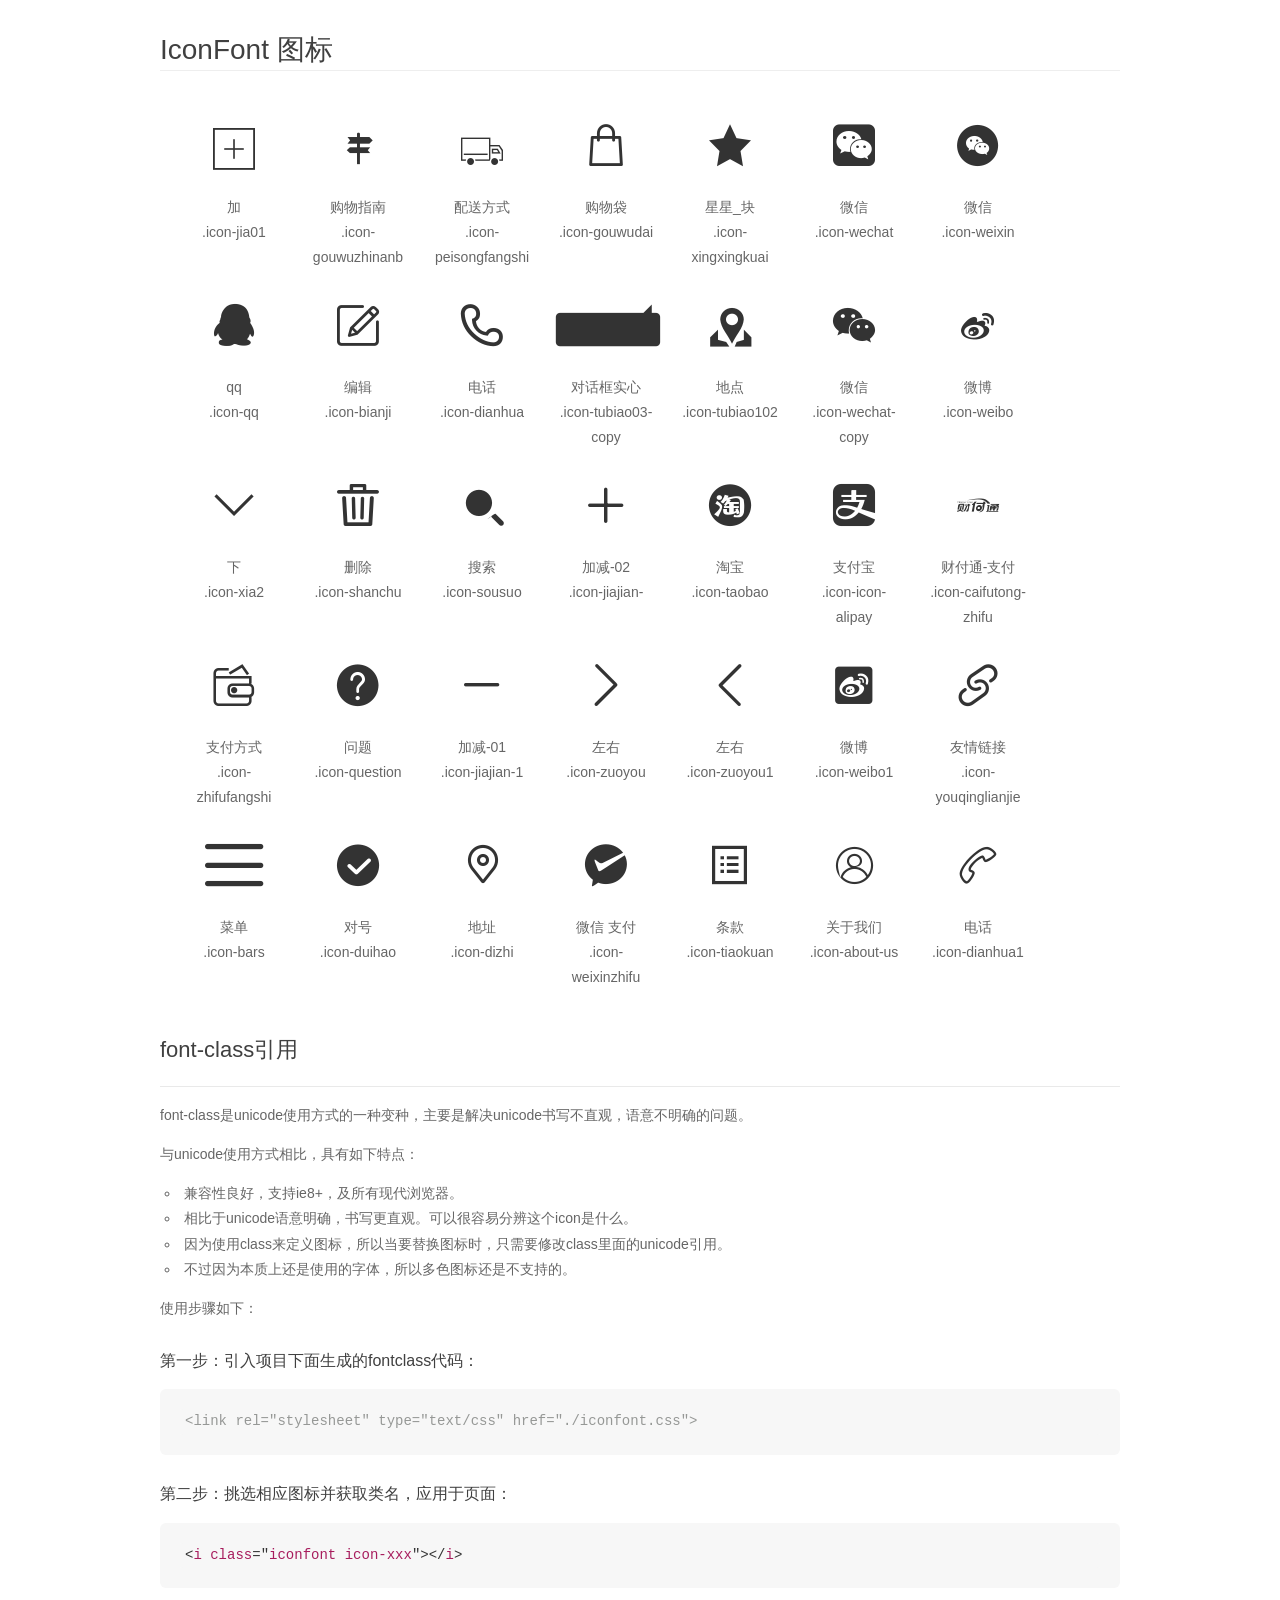
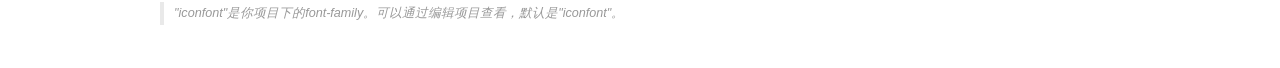
<file: react-demo/src/components/App/Layout/Footer/fronts/demo_fontclass.html>
<!DOCTYPE html>
<html>
<head>
    <meta charset="utf-8"/>
    <title>IconFont</title>
    <link rel="stylesheet" href="demo.css">
    <link rel="stylesheet" href="iconfont.css">
</head>
<body>
    <div class="main markdown">
        <h1>IconFont 图标</h1>
        <ul class="icon_lists clear">
            
                <li>
                <i class="icon iconfont icon-jia01"></i>
                    <div class="name">加</div>
                    <div class="fontclass">.icon-jia01</div>
                </li>
            
                <li>
                <i class="icon iconfont icon-gouwuzhinanb"></i>
                    <div class="name">购物指南</div>
                    <div class="fontclass">.icon-gouwuzhinanb</div>
                </li>
            
                <li>
                <i class="icon iconfont icon-peisongfangshi"></i>
                    <div class="name">配送方式</div>
                    <div class="fontclass">.icon-peisongfangshi</div>
                </li>
            
                <li>
                <i class="icon iconfont icon-gouwudai"></i>
                    <div class="name">购物袋</div>
                    <div class="fontclass">.icon-gouwudai</div>
                </li>
            
                <li>
                <i class="icon iconfont icon-xingxingkuai"></i>
                    <div class="name">星星_块</div>
                    <div class="fontclass">.icon-xingxingkuai</div>
                </li>
            
                <li>
                <i class="icon iconfont icon-wechat"></i>
                    <div class="name">微信</div>
                    <div class="fontclass">.icon-wechat</div>
                </li>
            
                <li>
                <i class="icon iconfont icon-weixin"></i>
                    <div class="name">微信</div>
                    <div class="fontclass">.icon-weixin</div>
                </li>
            
                <li>
                <i class="icon iconfont icon-qq"></i>
                    <div class="name">qq</div>
                    <div class="fontclass">.icon-qq</div>
                </li>
            
                <li>
                <i class="icon iconfont icon-bianji"></i>
                    <div class="name">编辑</div>
                    <div class="fontclass">.icon-bianji</div>
                </li>
            
                <li>
                <i class="icon iconfont icon-dianhua"></i>
                    <div class="name">电话</div>
                    <div class="fontclass">.icon-dianhua</div>
                </li>
            
                <li>
                <i class="icon iconfont icon-tubiao03-copy"></i>
                    <div class="name">对话框实心</div>
                    <div class="fontclass">.icon-tubiao03-copy</div>
                </li>
            
                <li>
                <i class="icon iconfont icon-tubiao102"></i>
                    <div class="name">地点</div>
                    <div class="fontclass">.icon-tubiao102</div>
                </li>
            
                <li>
                <i class="icon iconfont icon-wechat-copy"></i>
                    <div class="name">微信</div>
                    <div class="fontclass">.icon-wechat-copy</div>
                </li>
            
                <li>
                <i class="icon iconfont icon-weibo"></i>
                    <div class="name">微博</div>
                    <div class="fontclass">.icon-weibo</div>
                </li>
            
                <li>
                <i class="icon iconfont icon-xia2"></i>
                    <div class="name">下</div>
                    <div class="fontclass">.icon-xia2</div>
                </li>
            
                <li>
                <i class="icon iconfont icon-shanchu"></i>
                    <div class="name">删除</div>
                    <div class="fontclass">.icon-shanchu</div>
                </li>
            
                <li>
                <i class="icon iconfont icon-sousuo"></i>
                    <div class="name">搜索</div>
                    <div class="fontclass">.icon-sousuo</div>
                </li>
            
                <li>
                <i class="icon iconfont icon-jiajian-"></i>
                    <div class="name">加减-02</div>
                    <div class="fontclass">.icon-jiajian-</div>
                </li>
            
                <li>
                <i class="icon iconfont icon-taobao"></i>
                    <div class="name">淘宝</div>
                    <div class="fontclass">.icon-taobao</div>
                </li>
            
                <li>
                <i class="icon iconfont icon-icon-alipay"></i>
                    <div class="name">支付宝</div>
                    <div class="fontclass">.icon-icon-alipay</div>
                </li>
            
                <li>
                <i class="icon iconfont icon-caifutong-zhifu"></i>
                    <div class="name">财付通-支付</div>
                    <div class="fontclass">.icon-caifutong-zhifu</div>
                </li>
            
                <li>
                <i class="icon iconfont icon-zhifufangshi"></i>
                    <div class="name">支付方式</div>
                    <div class="fontclass">.icon-zhifufangshi</div>
                </li>
            
                <li>
                <i class="icon iconfont icon-question"></i>
                    <div class="name">问题</div>
                    <div class="fontclass">.icon-question</div>
                </li>
            
                <li>
                <i class="icon iconfont icon-jiajian-1"></i>
                    <div class="name">加减-01</div>
                    <div class="fontclass">.icon-jiajian-1</div>
                </li>
            
                <li>
                <i class="icon iconfont icon-zuoyou"></i>
                    <div class="name">左右</div>
                    <div class="fontclass">.icon-zuoyou</div>
                </li>
            
                <li>
                <i class="icon iconfont icon-zuoyou1"></i>
                    <div class="name">左右</div>
                    <div class="fontclass">.icon-zuoyou1</div>
                </li>
            
                <li>
                <i class="icon iconfont icon-weibo1"></i>
                    <div class="name">微博</div>
                    <div class="fontclass">.icon-weibo1</div>
                </li>
            
                <li>
                <i class="icon iconfont icon-youqinglianjie"></i>
                    <div class="name">友情链接</div>
                    <div class="fontclass">.icon-youqinglianjie</div>
                </li>
            
                <li>
                <i class="icon iconfont icon-bars"></i>
                    <div class="name">菜单</div>
                    <div class="fontclass">.icon-bars</div>
                </li>
            
                <li>
                <i class="icon iconfont icon-duihao"></i>
                    <div class="name">对号</div>
                    <div class="fontclass">.icon-duihao</div>
                </li>
            
                <li>
                <i class="icon iconfont icon-dizhi"></i>
                    <div class="name">地址</div>
                    <div class="fontclass">.icon-dizhi</div>
                </li>
            
                <li>
                <i class="icon iconfont icon-weixinzhifu"></i>
                    <div class="name">微信 支付</div>
                    <div class="fontclass">.icon-weixinzhifu</div>
                </li>
            
                <li>
                <i class="icon iconfont icon-tiaokuan"></i>
                    <div class="name">条款</div>
                    <div class="fontclass">.icon-tiaokuan</div>
                </li>
            
                <li>
                <i class="icon iconfont icon-about-us"></i>
                    <div class="name">关于我们</div>
                    <div class="fontclass">.icon-about-us</div>
                </li>
            
                <li>
                <i class="icon iconfont icon-dianhua1"></i>
                    <div class="name">电话</div>
                    <div class="fontclass">.icon-dianhua1</div>
                </li>
            
        </ul>

        <h2 id="font-class-">font-class引用</h2>
        <hr>

        <p>font-class是unicode使用方式的一种变种，主要是解决unicode书写不直观，语意不明确的问题。</p>
        <p>与unicode使用方式相比，具有如下特点：</p>
        <ul>
        <li>兼容性良好，支持ie8+，及所有现代浏览器。</li>
        <li>相比于unicode语意明确，书写更直观。可以很容易分辨这个icon是什么。</li>
        <li>因为使用class来定义图标，所以当要替换图标时，只需要修改class里面的unicode引用。</li>
        <li>不过因为本质上还是使用的字体，所以多色图标还是不支持的。</li>
        </ul>
        <p>使用步骤如下：</p>
        <h3 id="-fontclass-">第一步：引入项目下面生成的fontclass代码：</h3>


        <pre><code class="lang-js hljs javascript"><span class="hljs-comment">&lt;link rel="stylesheet" type="text/css" href="./iconfont.css"&gt;</span></code></pre>
        <h3 id="-">第二步：挑选相应图标并获取类名，应用于页面：</h3>
        <pre><code class="lang-css hljs">&lt;<span class="hljs-selector-tag">i</span> <span class="hljs-selector-tag">class</span>="<span class="hljs-selector-tag">iconfont</span> <span class="hljs-selector-tag">icon-xxx</span>"&gt;&lt;/<span class="hljs-selector-tag">i</span>&gt;</code></pre>
        <blockquote>
        <p>"iconfont"是你项目下的font-family。可以通过编辑项目查看，默认是"iconfont"。</p>
        </blockquote>
    </div>
</body>
</html>
</file>
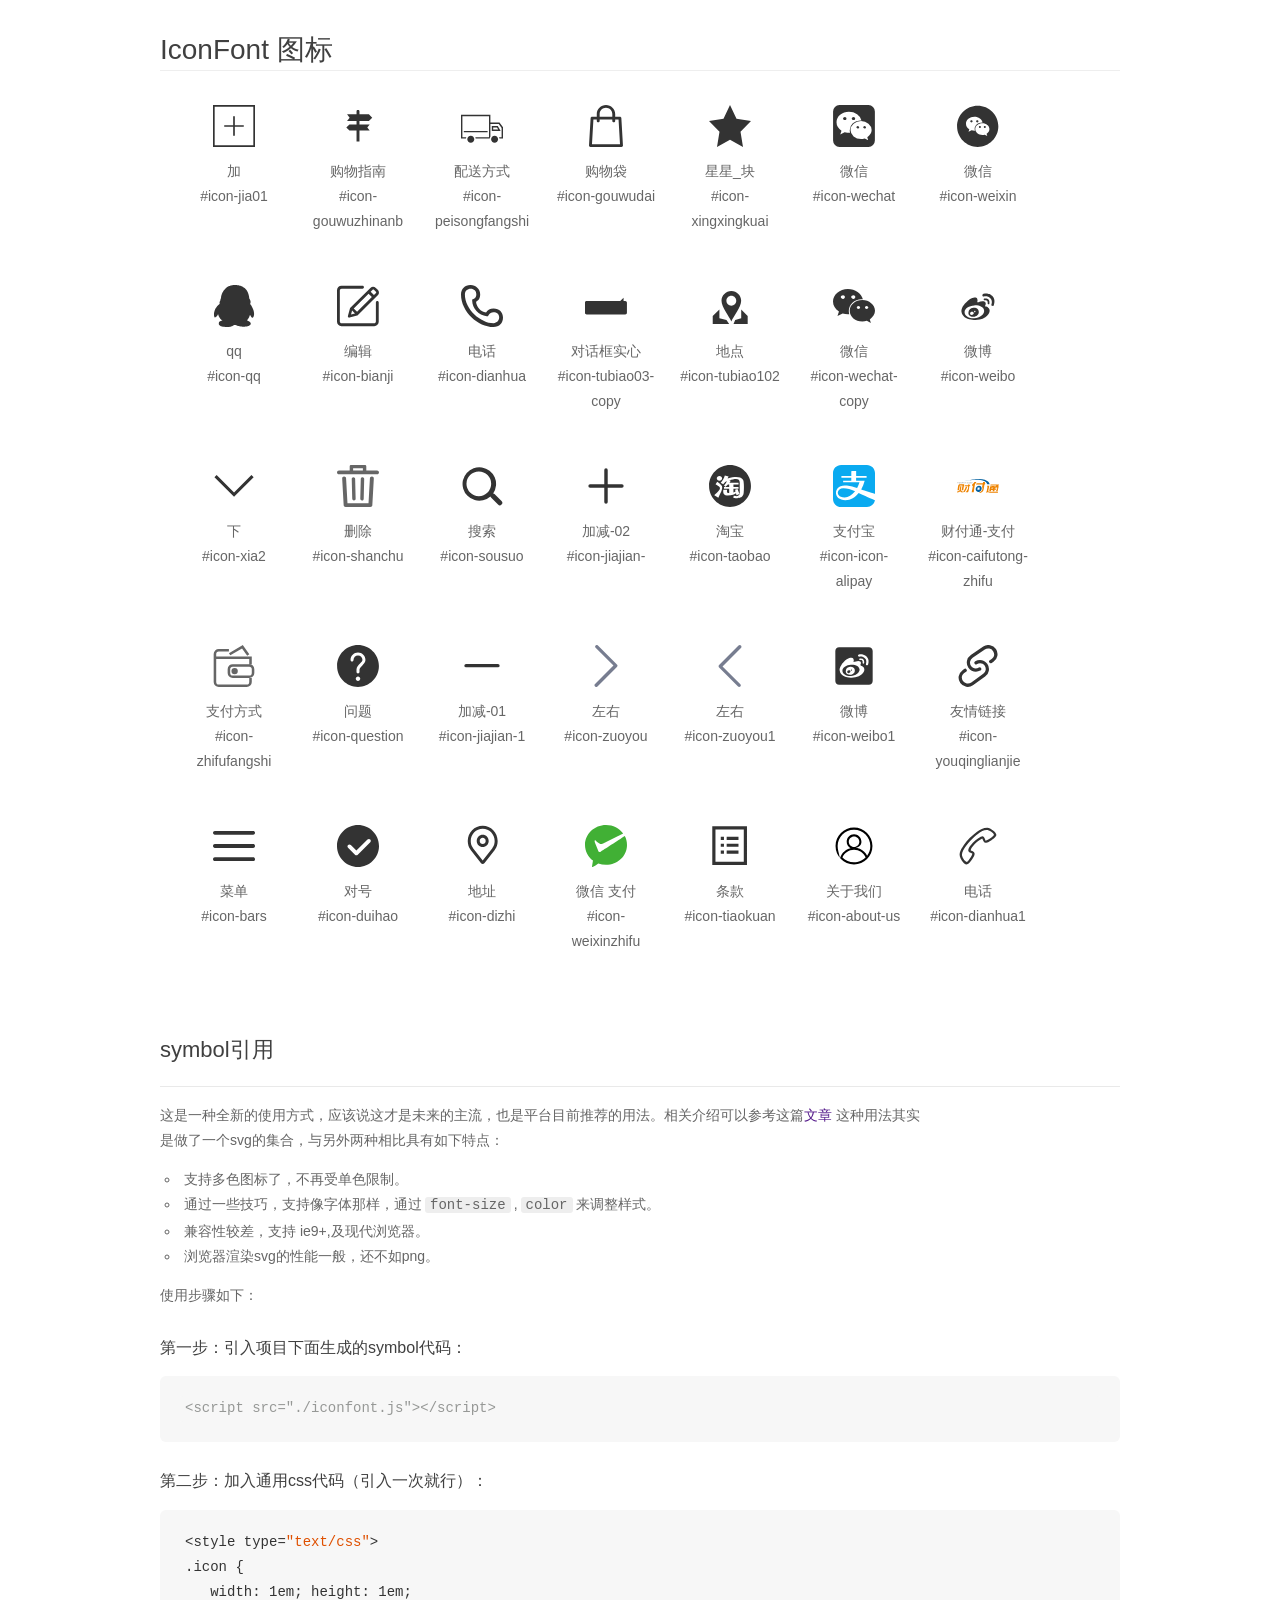
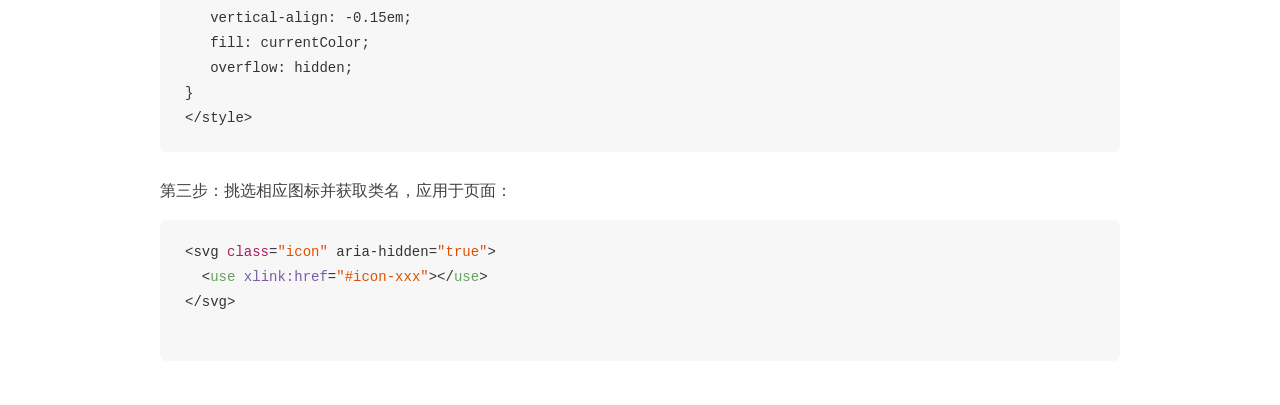
<file: react-demo/src/components/App/Layout/Footer/fronts/demo_symbol.html>
<!DOCTYPE html>
<html>
<head>
    <meta charset="utf-8"/>
    <title>IconFont</title>
    <link rel="stylesheet" href="demo.css">
    <script src="iconfont.js"></script>

    <style type="text/css">
        .icon {
          /* 通过设置 font-size 来改变图标大小 */
          width: 1em; height: 1em;
          /* 图标和文字相邻时，垂直对齐 */
          vertical-align: -0.15em;
          /* 通过设置 color 来改变 SVG 的颜色/fill */
          fill: currentColor;
          /* path 和 stroke 溢出 viewBox 部分在 IE 下会显示
             normalize.css 中也包含这行 */
          overflow: hidden;
        }

    </style>
</head>
<body>
    <div class="main markdown">
        <h1>IconFont 图标</h1>
        <ul class="icon_lists clear">
            
                <li>
                    <svg class="icon" aria-hidden="true">
                        <use xlink:href="#icon-jia01"></use>
                    </svg>
                    <div class="name">加</div>
                    <div class="fontclass">#icon-jia01</div>
                </li>
            
                <li>
                    <svg class="icon" aria-hidden="true">
                        <use xlink:href="#icon-gouwuzhinanb"></use>
                    </svg>
                    <div class="name">购物指南</div>
                    <div class="fontclass">#icon-gouwuzhinanb</div>
                </li>
            
                <li>
                    <svg class="icon" aria-hidden="true">
                        <use xlink:href="#icon-peisongfangshi"></use>
                    </svg>
                    <div class="name">配送方式</div>
                    <div class="fontclass">#icon-peisongfangshi</div>
                </li>
            
                <li>
                    <svg class="icon" aria-hidden="true">
                        <use xlink:href="#icon-gouwudai"></use>
                    </svg>
                    <div class="name">购物袋</div>
                    <div class="fontclass">#icon-gouwudai</div>
                </li>
            
                <li>
                    <svg class="icon" aria-hidden="true">
                        <use xlink:href="#icon-xingxingkuai"></use>
                    </svg>
                    <div class="name">星星_块</div>
                    <div class="fontclass">#icon-xingxingkuai</div>
                </li>
            
                <li>
                    <svg class="icon" aria-hidden="true">
                        <use xlink:href="#icon-wechat"></use>
                    </svg>
                    <div class="name">微信</div>
                    <div class="fontclass">#icon-wechat</div>
                </li>
            
                <li>
                    <svg class="icon" aria-hidden="true">
                        <use xlink:href="#icon-weixin"></use>
                    </svg>
                    <div class="name">微信</div>
                    <div class="fontclass">#icon-weixin</div>
                </li>
            
                <li>
                    <svg class="icon" aria-hidden="true">
                        <use xlink:href="#icon-qq"></use>
                    </svg>
                    <div class="name">qq</div>
                    <div class="fontclass">#icon-qq</div>
                </li>
            
                <li>
                    <svg class="icon" aria-hidden="true">
                        <use xlink:href="#icon-bianji"></use>
                    </svg>
                    <div class="name">编辑</div>
                    <div class="fontclass">#icon-bianji</div>
                </li>
            
                <li>
                    <svg class="icon" aria-hidden="true">
                        <use xlink:href="#icon-dianhua"></use>
                    </svg>
                    <div class="name">电话</div>
                    <div class="fontclass">#icon-dianhua</div>
                </li>
            
                <li>
                    <svg class="icon" aria-hidden="true">
                        <use xlink:href="#icon-tubiao03-copy"></use>
                    </svg>
                    <div class="name">对话框实心</div>
                    <div class="fontclass">#icon-tubiao03-copy</div>
                </li>
            
                <li>
                    <svg class="icon" aria-hidden="true">
                        <use xlink:href="#icon-tubiao102"></use>
                    </svg>
                    <div class="name">地点</div>
                    <div class="fontclass">#icon-tubiao102</div>
                </li>
            
                <li>
                    <svg class="icon" aria-hidden="true">
                        <use xlink:href="#icon-wechat-copy"></use>
                    </svg>
                    <div class="name">微信</div>
                    <div class="fontclass">#icon-wechat-copy</div>
                </li>
            
                <li>
                    <svg class="icon" aria-hidden="true">
                        <use xlink:href="#icon-weibo"></use>
                    </svg>
                    <div class="name">微博</div>
                    <div class="fontclass">#icon-weibo</div>
                </li>
            
                <li>
                    <svg class="icon" aria-hidden="true">
                        <use xlink:href="#icon-xia2"></use>
                    </svg>
                    <div class="name">下</div>
                    <div class="fontclass">#icon-xia2</div>
                </li>
            
                <li>
                    <svg class="icon" aria-hidden="true">
                        <use xlink:href="#icon-shanchu"></use>
                    </svg>
                    <div class="name">删除</div>
                    <div class="fontclass">#icon-shanchu</div>
                </li>
            
                <li>
                    <svg class="icon" aria-hidden="true">
                        <use xlink:href="#icon-sousuo"></use>
                    </svg>
                    <div class="name">搜索</div>
                    <div class="fontclass">#icon-sousuo</div>
                </li>
            
                <li>
                    <svg class="icon" aria-hidden="true">
                        <use xlink:href="#icon-jiajian-"></use>
                    </svg>
                    <div class="name">加减-02</div>
                    <div class="fontclass">#icon-jiajian-</div>
                </li>
            
                <li>
                    <svg class="icon" aria-hidden="true">
                        <use xlink:href="#icon-taobao"></use>
                    </svg>
                    <div class="name">淘宝</div>
                    <div class="fontclass">#icon-taobao</div>
                </li>
            
                <li>
                    <svg class="icon" aria-hidden="true">
                        <use xlink:href="#icon-icon-alipay"></use>
                    </svg>
                    <div class="name">支付宝</div>
                    <div class="fontclass">#icon-icon-alipay</div>
                </li>
            
                <li>
                    <svg class="icon" aria-hidden="true">
                        <use xlink:href="#icon-caifutong-zhifu"></use>
                    </svg>
                    <div class="name">财付通-支付</div>
                    <div class="fontclass">#icon-caifutong-zhifu</div>
                </li>
            
                <li>
                    <svg class="icon" aria-hidden="true">
                        <use xlink:href="#icon-zhifufangshi"></use>
                    </svg>
                    <div class="name">支付方式</div>
                    <div class="fontclass">#icon-zhifufangshi</div>
                </li>
            
                <li>
                    <svg class="icon" aria-hidden="true">
                        <use xlink:href="#icon-question"></use>
                    </svg>
                    <div class="name">问题</div>
                    <div class="fontclass">#icon-question</div>
                </li>
            
                <li>
                    <svg class="icon" aria-hidden="true">
                        <use xlink:href="#icon-jiajian-1"></use>
                    </svg>
                    <div class="name">加减-01</div>
                    <div class="fontclass">#icon-jiajian-1</div>
                </li>
            
                <li>
                    <svg class="icon" aria-hidden="true">
                        <use xlink:href="#icon-zuoyou"></use>
                    </svg>
                    <div class="name">左右</div>
                    <div class="fontclass">#icon-zuoyou</div>
                </li>
            
                <li>
                    <svg class="icon" aria-hidden="true">
                        <use xlink:href="#icon-zuoyou1"></use>
                    </svg>
                    <div class="name">左右</div>
                    <div class="fontclass">#icon-zuoyou1</div>
                </li>
            
                <li>
                    <svg class="icon" aria-hidden="true">
                        <use xlink:href="#icon-weibo1"></use>
                    </svg>
                    <div class="name">微博</div>
                    <div class="fontclass">#icon-weibo1</div>
                </li>
            
                <li>
                    <svg class="icon" aria-hidden="true">
                        <use xlink:href="#icon-youqinglianjie"></use>
                    </svg>
                    <div class="name">友情链接</div>
                    <div class="fontclass">#icon-youqinglianjie</div>
                </li>
            
                <li>
                    <svg class="icon" aria-hidden="true">
                        <use xlink:href="#icon-bars"></use>
                    </svg>
                    <div class="name">菜单</div>
                    <div class="fontclass">#icon-bars</div>
                </li>
            
                <li>
                    <svg class="icon" aria-hidden="true">
                        <use xlink:href="#icon-duihao"></use>
                    </svg>
                    <div class="name">对号</div>
                    <div class="fontclass">#icon-duihao</div>
                </li>
            
                <li>
                    <svg class="icon" aria-hidden="true">
                        <use xlink:href="#icon-dizhi"></use>
                    </svg>
                    <div class="name">地址</div>
                    <div class="fontclass">#icon-dizhi</div>
                </li>
            
                <li>
                    <svg class="icon" aria-hidden="true">
                        <use xlink:href="#icon-weixinzhifu"></use>
                    </svg>
                    <div class="name">微信 支付</div>
                    <div class="fontclass">#icon-weixinzhifu</div>
                </li>
            
                <li>
                    <svg class="icon" aria-hidden="true">
                        <use xlink:href="#icon-tiaokuan"></use>
                    </svg>
                    <div class="name">条款</div>
                    <div class="fontclass">#icon-tiaokuan</div>
                </li>
            
                <li>
                    <svg class="icon" aria-hidden="true">
                        <use xlink:href="#icon-about-us"></use>
                    </svg>
                    <div class="name">关于我们</div>
                    <div class="fontclass">#icon-about-us</div>
                </li>
            
                <li>
                    <svg class="icon" aria-hidden="true">
                        <use xlink:href="#icon-dianhua1"></use>
                    </svg>
                    <div class="name">电话</div>
                    <div class="fontclass">#icon-dianhua1</div>
                </li>
            
        </ul>


        <h2 id="symbol-">symbol引用</h2>
        <hr>

        <p>这是一种全新的使用方式，应该说这才是未来的主流，也是平台目前推荐的用法。相关介绍可以参考这篇<a href="">文章</a>
        这种用法其实是做了一个svg的集合，与另外两种相比具有如下特点：</p>
        <ul>
          <li>支持多色图标了，不再受单色限制。</li>
          <li>通过一些技巧，支持像字体那样，通过<code>font-size</code>,<code>color</code>来调整样式。</li>
          <li>兼容性较差，支持 ie9+,及现代浏览器。</li>
          <li>浏览器渲染svg的性能一般，还不如png。</li>
        </ul>
        <p>使用步骤如下：</p>
        <h3 id="-symbol-">第一步：引入项目下面生成的symbol代码：</h3>
        <pre><code class="lang-js hljs javascript"><span class="hljs-comment">&lt;script src="./iconfont.js"&gt;&lt;/script&gt;</span></code></pre>
        <h3 id="-css-">第二步：加入通用css代码（引入一次就行）：</h3>
        <pre><code class="lang-js hljs javascript">&lt;style type=<span class="hljs-string">"text/css"</span>&gt;
.icon {
   width: <span class="hljs-number">1</span>em; height: <span class="hljs-number">1</span>em;
   vertical-align: <span class="hljs-number">-0.15</span>em;
   fill: currentColor;
   overflow: hidden;
}
&lt;<span class="hljs-regexp">/style&gt;</span></code></pre>
        <h3 id="-">第三步：挑选相应图标并获取类名，应用于页面：</h3>
        <pre><code class="lang-js hljs javascript">&lt;svg <span class="hljs-class"><span class="hljs-keyword">class</span></span>=<span class="hljs-string">"icon"</span> aria-hidden=<span class="hljs-string">"true"</span>&gt;<span class="xml"><span class="hljs-tag">
  &lt;<span class="hljs-name">use</span> <span class="hljs-attr">xlink:href</span>=<span class="hljs-string">"#icon-xxx"</span>&gt;</span><span class="hljs-tag">&lt;/<span class="hljs-name">use</span>&gt;</span>
</span>&lt;<span class="hljs-regexp">/svg&gt;
        </span></code></pre>
    </div>
</body>
</html>
</file>
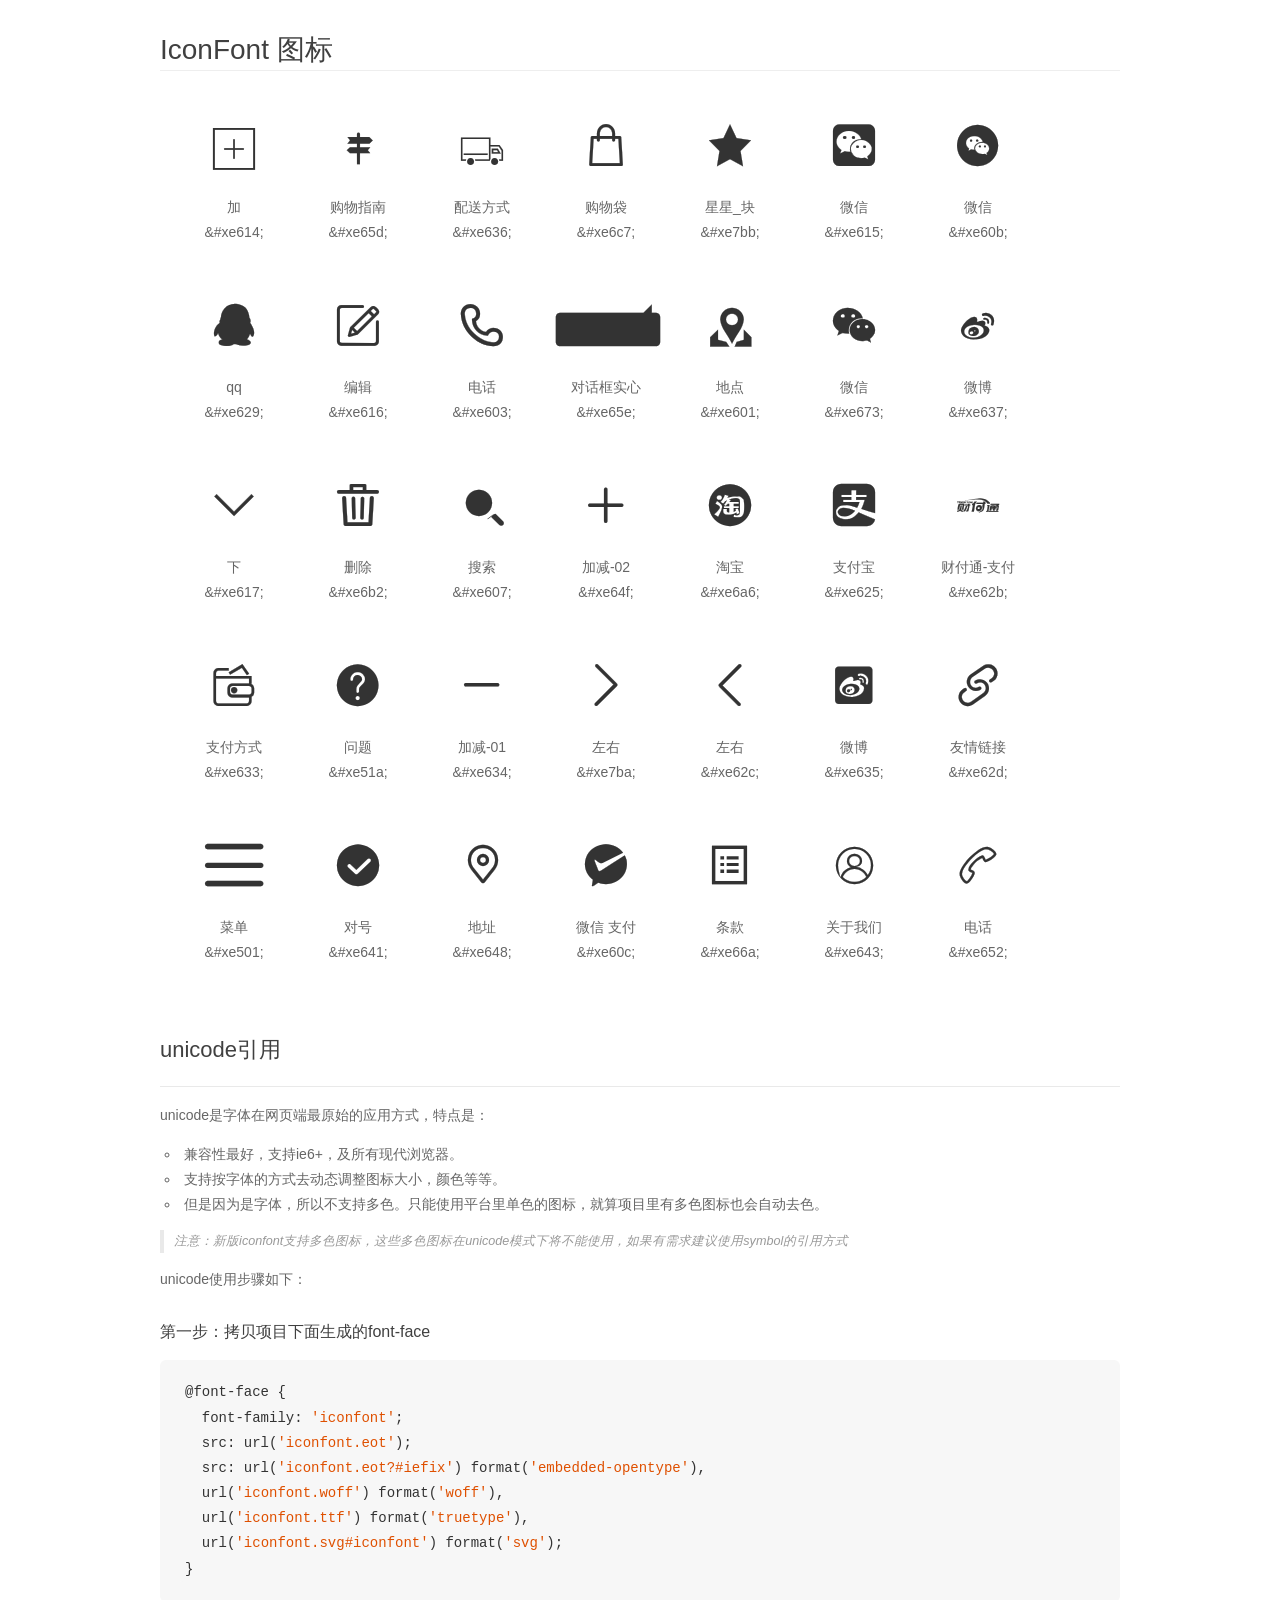
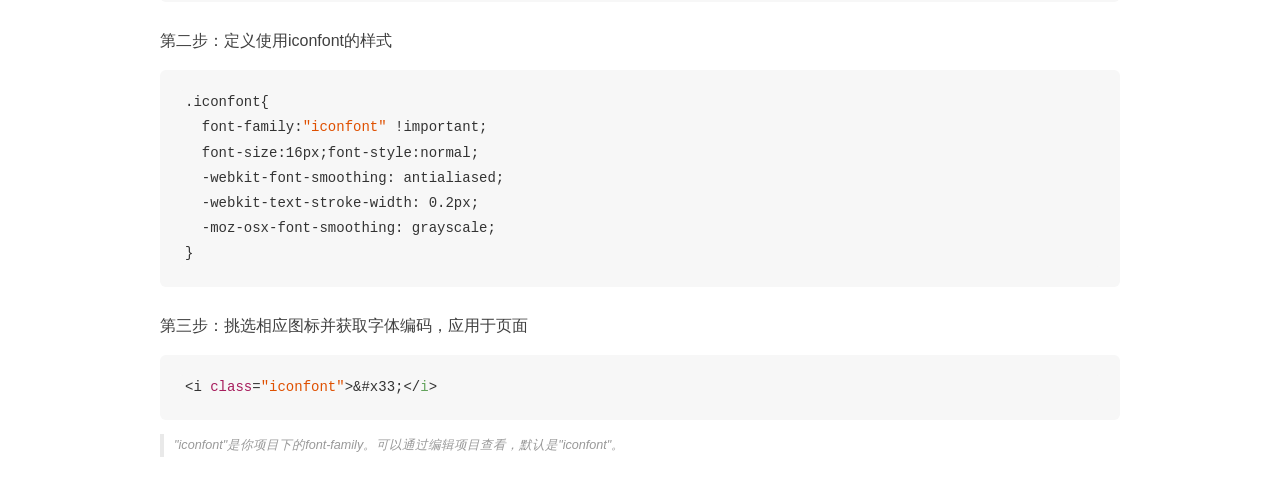
<file: react-demo/src/components/App/Layout/Footer/fronts/demo_unicode.html>
<!DOCTYPE html>
<html>
<head>
    <meta charset="utf-8"/>
    <title>IconFont</title>
    <link rel="stylesheet" href="demo.css">

    <style type="text/css">

        @font-face {font-family: "iconfont";
          src: url('iconfont.eot'); /* IE9*/
          src: url('iconfont.eot#iefix') format('embedded-opentype'), /* IE6-IE8 */
          url('iconfont.woff') format('woff'), /* chrome, firefox */
          url('iconfont.ttf') format('truetype'), /* chrome, firefox, opera, Safari, Android, iOS 4.2+*/
          url('iconfont.svg#iconfont') format('svg'); /* iOS 4.1- */
        }

        .iconfont {
          font-family:"iconfont" !important;
          font-size:16px;
          font-style:normal;
          -webkit-font-smoothing: antialiased;
          -webkit-text-stroke-width: 0.2px;
          -moz-osx-font-smoothing: grayscale;
        }

    </style>
</head>
<body>
    <div class="main markdown">
        <h1>IconFont 图标</h1>
        <ul class="icon_lists clear">
            
                <li>
                <i class="icon iconfont">&#xe614;</i>
                    <div class="name">加</div>
                    <div class="code">&amp;#xe614;</div>
                </li>
            
                <li>
                <i class="icon iconfont">&#xe65d;</i>
                    <div class="name">购物指南</div>
                    <div class="code">&amp;#xe65d;</div>
                </li>
            
                <li>
                <i class="icon iconfont">&#xe636;</i>
                    <div class="name">配送方式</div>
                    <div class="code">&amp;#xe636;</div>
                </li>
            
                <li>
                <i class="icon iconfont">&#xe6c7;</i>
                    <div class="name">购物袋</div>
                    <div class="code">&amp;#xe6c7;</div>
                </li>
            
                <li>
                <i class="icon iconfont">&#xe7bb;</i>
                    <div class="name">星星_块</div>
                    <div class="code">&amp;#xe7bb;</div>
                </li>
            
                <li>
                <i class="icon iconfont">&#xe615;</i>
                    <div class="name">微信</div>
                    <div class="code">&amp;#xe615;</div>
                </li>
            
                <li>
                <i class="icon iconfont">&#xe60b;</i>
                    <div class="name">微信</div>
                    <div class="code">&amp;#xe60b;</div>
                </li>
            
                <li>
                <i class="icon iconfont">&#xe629;</i>
                    <div class="name">qq</div>
                    <div class="code">&amp;#xe629;</div>
                </li>
            
                <li>
                <i class="icon iconfont">&#xe616;</i>
                    <div class="name">编辑</div>
                    <div class="code">&amp;#xe616;</div>
                </li>
            
                <li>
                <i class="icon iconfont">&#xe603;</i>
                    <div class="name">电话</div>
                    <div class="code">&amp;#xe603;</div>
                </li>
            
                <li>
                <i class="icon iconfont">&#xe65e;</i>
                    <div class="name">对话框实心</div>
                    <div class="code">&amp;#xe65e;</div>
                </li>
            
                <li>
                <i class="icon iconfont">&#xe601;</i>
                    <div class="name">地点</div>
                    <div class="code">&amp;#xe601;</div>
                </li>
            
                <li>
                <i class="icon iconfont">&#xe673;</i>
                    <div class="name">微信</div>
                    <div class="code">&amp;#xe673;</div>
                </li>
            
                <li>
                <i class="icon iconfont">&#xe637;</i>
                    <div class="name">微博</div>
                    <div class="code">&amp;#xe637;</div>
                </li>
            
                <li>
                <i class="icon iconfont">&#xe617;</i>
                    <div class="name">下</div>
                    <div class="code">&amp;#xe617;</div>
                </li>
            
                <li>
                <i class="icon iconfont">&#xe6b2;</i>
                    <div class="name">删除</div>
                    <div class="code">&amp;#xe6b2;</div>
                </li>
            
                <li>
                <i class="icon iconfont">&#xe607;</i>
                    <div class="name">搜索</div>
                    <div class="code">&amp;#xe607;</div>
                </li>
            
                <li>
                <i class="icon iconfont">&#xe64f;</i>
                    <div class="name">加减-02</div>
                    <div class="code">&amp;#xe64f;</div>
                </li>
            
                <li>
                <i class="icon iconfont">&#xe6a6;</i>
                    <div class="name">淘宝</div>
                    <div class="code">&amp;#xe6a6;</div>
                </li>
            
                <li>
                <i class="icon iconfont">&#xe625;</i>
                    <div class="name">支付宝</div>
                    <div class="code">&amp;#xe625;</div>
                </li>
            
                <li>
                <i class="icon iconfont">&#xe62b;</i>
                    <div class="name">财付通-支付</div>
                    <div class="code">&amp;#xe62b;</div>
                </li>
            
                <li>
                <i class="icon iconfont">&#xe633;</i>
                    <div class="name">支付方式</div>
                    <div class="code">&amp;#xe633;</div>
                </li>
            
                <li>
                <i class="icon iconfont">&#xe51a;</i>
                    <div class="name">问题</div>
                    <div class="code">&amp;#xe51a;</div>
                </li>
            
                <li>
                <i class="icon iconfont">&#xe634;</i>
                    <div class="name">加减-01</div>
                    <div class="code">&amp;#xe634;</div>
                </li>
            
                <li>
                <i class="icon iconfont">&#xe7ba;</i>
                    <div class="name">左右</div>
                    <div class="code">&amp;#xe7ba;</div>
                </li>
            
                <li>
                <i class="icon iconfont">&#xe62c;</i>
                    <div class="name">左右</div>
                    <div class="code">&amp;#xe62c;</div>
                </li>
            
                <li>
                <i class="icon iconfont">&#xe635;</i>
                    <div class="name">微博</div>
                    <div class="code">&amp;#xe635;</div>
                </li>
            
                <li>
                <i class="icon iconfont">&#xe62d;</i>
                    <div class="name">友情链接</div>
                    <div class="code">&amp;#xe62d;</div>
                </li>
            
                <li>
                <i class="icon iconfont">&#xe501;</i>
                    <div class="name">菜单</div>
                    <div class="code">&amp;#xe501;</div>
                </li>
            
                <li>
                <i class="icon iconfont">&#xe641;</i>
                    <div class="name">对号</div>
                    <div class="code">&amp;#xe641;</div>
                </li>
            
                <li>
                <i class="icon iconfont">&#xe648;</i>
                    <div class="name">地址</div>
                    <div class="code">&amp;#xe648;</div>
                </li>
            
                <li>
                <i class="icon iconfont">&#xe60c;</i>
                    <div class="name">微信 支付</div>
                    <div class="code">&amp;#xe60c;</div>
                </li>
            
                <li>
                <i class="icon iconfont">&#xe66a;</i>
                    <div class="name">条款</div>
                    <div class="code">&amp;#xe66a;</div>
                </li>
            
                <li>
                <i class="icon iconfont">&#xe643;</i>
                    <div class="name">关于我们</div>
                    <div class="code">&amp;#xe643;</div>
                </li>
            
                <li>
                <i class="icon iconfont">&#xe652;</i>
                    <div class="name">电话</div>
                    <div class="code">&amp;#xe652;</div>
                </li>
            
        </ul>
        <h2 id="unicode-">unicode引用</h2>
        <hr>

        <p>unicode是字体在网页端最原始的应用方式，特点是：</p>
        <ul>
        <li>兼容性最好，支持ie6+，及所有现代浏览器。</li>
        <li>支持按字体的方式去动态调整图标大小，颜色等等。</li>
        <li>但是因为是字体，所以不支持多色。只能使用平台里单色的图标，就算项目里有多色图标也会自动去色。</li>
        </ul>
        <blockquote>
        <p>注意：新版iconfont支持多色图标，这些多色图标在unicode模式下将不能使用，如果有需求建议使用symbol的引用方式</p>
        </blockquote>
        <p>unicode使用步骤如下：</p>
        <h3 id="-font-face">第一步：拷贝项目下面生成的font-face</h3>
        <pre><code class="lang-js hljs javascript">@font-face {
  font-family: <span class="hljs-string">'iconfont'</span>;
  src: url(<span class="hljs-string">'iconfont.eot'</span>);
  src: url(<span class="hljs-string">'iconfont.eot?#iefix'</span>) format(<span class="hljs-string">'embedded-opentype'</span>),
  url(<span class="hljs-string">'iconfont.woff'</span>) format(<span class="hljs-string">'woff'</span>),
  url(<span class="hljs-string">'iconfont.ttf'</span>) format(<span class="hljs-string">'truetype'</span>),
  url(<span class="hljs-string">'iconfont.svg#iconfont'</span>) format(<span class="hljs-string">'svg'</span>);
}
</code></pre>
        <h3 id="-iconfont-">第二步：定义使用iconfont的样式</h3>
        <pre><code class="lang-js hljs javascript">.iconfont{
  font-family:<span class="hljs-string">"iconfont"</span> !important;
  font-size:<span class="hljs-number">16</span>px;font-style:normal;
  -webkit-font-smoothing: antialiased;
  -webkit-text-stroke-width: <span class="hljs-number">0.2</span>px;
  -moz-osx-font-smoothing: grayscale;
}
</code></pre>
        <h3 id="-">第三步：挑选相应图标并获取字体编码，应用于页面</h3>
        <pre><code class="lang-js hljs javascript">&lt;i <span class="hljs-class"><span class="hljs-keyword">class</span></span>=<span class="hljs-string">"iconfont"</span>&gt;&amp;#x33;<span class="xml"><span class="hljs-tag">&lt;/<span class="hljs-name">i</span>&gt;</span></span></code></pre>

        <blockquote>
        <p>"iconfont"是你项目下的font-family。可以通过编辑项目查看，默认是"iconfont"。</p>
        </blockquote>
    </div>


</body>
</html>
</file>
<file: react-demo/src/components/App/Layout/Footer/fronts/demo.css>
*{margin: 0;padding: 0;list-style: none;}
/*
KISSY CSS Reset
理念：1. reset 的目的不是清除浏览器的默认样式，这仅是部分工作。清除和重置是紧密不可分的。
2. reset 的目的不是让默认样式在所有浏览器下一致，而是减少默认样式有可能带来的问题。
3. reset 期望提供一套普适通用的基础样式。但没有银弹，推荐根据具体需求，裁剪和修改后再使用。
特色：1. 适应中文；2. 基于最新主流浏览器。
维护：玉伯<lifesinger@gmail.com>, 正淳<ragecarrier@gmail.com>
 */

/** 清除内外边距 **/
body, h1, h2, h3, h4, h5, h6, hr, p, blockquote, /* structural elements 结构元素 */
dl, dt, dd, ul, ol, li, /* list elements 列表元素 */
pre, /* text formatting elements 文本格式元素 */
form, fieldset, legend, button, input, textarea, /* form elements 表单元素 */
th, td /* table elements 表格元素 */ {
  margin: 0;
  padding: 0;
}

/** 设置默认字体 **/
body,
button, input, select, textarea /* for ie */ {
  font: 12px/1.5 tahoma, arial, \5b8b\4f53, sans-serif;
}
h1, h2, h3, h4, h5, h6 { font-size: 100%; }
address, cite, dfn, em, var { font-style: normal; } /* 将斜体扶正 */
code, kbd, pre, samp { font-family: courier new, courier, monospace; } /* 统一等宽字体 */
small { font-size: 12px; } /* 小于 12px 的中文很难阅读，让 small 正常化 */

/** 重置列表元素 **/
ul, ol { list-style: none; }

/** 重置文本格式元素 **/
a { text-decoration: none; }
a:hover { text-decoration: underline; }


/** 重置表单元素 **/
legend { color: #000; } /* for ie6 */
fieldset, img { border: 0; } /* img 搭车：让链接里的 img 无边框 */
button, input, select, textarea { font-size: 100%; } /* 使得表单元素在 ie 下能继承字体大小 */
/* 注：optgroup 无法扶正 */

/** 重置表格元素 **/
table { border-collapse: collapse; border-spacing: 0; }

/* 清除浮动 */
.ks-clear:after, .clear:after {
  content: '\20';
  display: block;
  height: 0;
  clear: both;
}
.ks-clear, .clear {
  *zoom: 1;
}

.main {
  padding: 30px 100px;
width: 960px;
margin: 0 auto;
}
.main h1{font-size:36px; color:#333; text-align:left;margin-bottom:30px; border-bottom: 1px solid #eee;}

.helps{margin-top:40px;}
.helps pre{
  padding:20px;
  margin:10px 0;
  border:solid 1px #e7e1cd;
  background-color: #fffdef;
  overflow: auto;
}

.icon_lists{
  width: 100% !important;

}

.icon_lists li{
  float:left;
  width: 100px;
  height:180px;
  text-align: center;
  list-style: none !important;
}
.icon_lists .icon{
  font-size: 42px;
  line-height: 100px;
  margin: 10px 0;
  color:#333;
  -webkit-transition: font-size 0.25s ease-out 0s;
  -moz-transition: font-size 0.25s ease-out 0s;
  transition: font-size 0.25s ease-out 0s;

}
.icon_lists .icon:hover{
  font-size: 100px;
}



.markdown {
  color: #666;
  font-size: 14px;
  line-height: 1.8;
}

.highlight {
  line-height: 1.5;
}

.markdown img {
  vertical-align: middle;
  max-width: 100%;
}

.markdown h1 {
  color: #404040;
  font-weight: 500;
  line-height: 40px;
  margin-bottom: 24px;
}

.markdown h2,
.markdown h3,
.markdown h4,
.markdown h5,
.markdown h6 {
  color: #404040;
  margin: 1.6em 0 0.6em 0;
  font-weight: 500;
  clear: both;
}

.markdown h1 {
  font-size: 28px;
}

.markdown h2 {
  font-size: 22px;
}

.markdown h3 {
  font-size: 16px;
}

.markdown h4 {
  font-size: 14px;
}

.markdown h5 {
  font-size: 12px;
}

.markdown h6 {
  font-size: 12px;
}

.markdown hr {
  height: 1px;
  border: 0;
  background: #e9e9e9;
  margin: 16px 0;
  clear: both;
}

.markdown p,
.markdown pre {
  margin: 1em 0;
}

.markdown > p,
.markdown > blockquote,
.markdown > .highlight,
.markdown > ol,
.markdown > ul {
  width: 80%;
}

.markdown ul > li {
  list-style: circle;
}

.markdown > ul li,
.markdown blockquote ul > li {
  margin-left: 20px;
  padding-left: 4px;
}

.markdown > ul li p,
.markdown > ol li p {
  margin: 0.6em 0;
}

.markdown ol > li {
  list-style: decimal;
}

.markdown > ol li,
.markdown blockquote ol > li {
  margin-left: 20px;
  padding-left: 4px;
}

.markdown code {
  margin: 0 3px;
  padding: 0 5px;
  background: #eee;
  border-radius: 3px;
}

.markdown pre {
  border-radius: 6px;
  background: #f7f7f7;
  padding: 20px;
}

.markdown pre code {
  border: none;
  background: #f7f7f7;
  margin: 0;
}

.markdown strong,
.markdown b {
  font-weight: 600;
}

.markdown > table {
  border-collapse: collapse;
  border-spacing: 0px;
  empty-cells: show;
  border: 1px solid #e9e9e9;
  width: 95%;
  margin-bottom: 24px;
}

.markdown > table th {
  white-space: nowrap;
  color: #333;
  font-weight: 600;

}

.markdown > table th,
.markdown > table td {
  border: 1px solid #e9e9e9;
  padding: 8px 16px;
  text-align: left;
}

.markdown > table th {
  background: #F7F7F7;
}

.markdown blockquote {
  font-size: 90%;
  color: #999;
  border-left: 4px solid #e9e9e9;
  padding-left: 0.8em;
  margin: 1em 0;
  font-style: italic;
}

.markdown blockquote p {
  margin: 0;
}

.markdown .anchor {
  opacity: 0;
  transition: opacity 0.3s ease;
  margin-left: 8px;
}

.markdown .waiting {
  color: #ccc;
}

.markdown h1:hover .anchor,
.markdown h2:hover .anchor,
.markdown h3:hover .anchor,
.markdown h4:hover .anchor,
.markdown h5:hover .anchor,
.markdown h6:hover .anchor {
  opacity: 1;
  display: inline-block;
}

.markdown > br,
.markdown > p > br {
  clear: both;
}


.hljs {
  display: block;
  background: white;
  padding: 0.5em;
  color: #333333;
  overflow-x: auto;
}

.hljs-comment,
.hljs-meta {
  color: #969896;
}

.hljs-string,
.hljs-variable,
.hljs-template-variable,
.hljs-strong,
.hljs-emphasis,
.hljs-quote {
  color: #df5000;
}

.hljs-keyword,
.hljs-selector-tag,
.hljs-type {
  color: #a71d5d;
}

.hljs-literal,
.hljs-symbol,
.hljs-bullet,
.hljs-attribute {
  color: #0086b3;
}

.hljs-section,
.hljs-name {
  color: #63a35c;
}

.hljs-tag {
  color: #333333;
}

.hljs-title,
.hljs-attr,
.hljs-selector-id,
.hljs-selector-class,
.hljs-selector-attr,
.hljs-selector-pseudo {
  color: #795da3;
}

.hljs-addition {
  color: #55a532;
  background-color: #eaffea;
}

.hljs-deletion {
  color: #bd2c00;
  background-color: #ffecec;
}

.hljs-link {
  text-decoration: underline;
}

pre{
  background: #fff;
}
</file>
<file: react-demo/src/components/App/Layout/Footer/fronts/iconfont.css>
@font-face {font-family: "iconfont";
  src: url('iconfont.eot?t=1503474121696'); /* IE9*/
  src: url('iconfont.eot?t=1503474121696#iefix') format('embedded-opentype'), /* IE6-IE8 */
  url('iconfont.woff?t=1503474121696') format('woff'), /* chrome, firefox */
  url('iconfont.ttf?t=1503474121696') format('truetype'), /* chrome, firefox, opera, Safari, Android, iOS 4.2+*/
  url('iconfont.svg?t=1503474121696#iconfont') format('svg'); /* iOS 4.1- */
}

.iconfont {
  font-family:"iconfont" !important;
  font-size:16px;
  font-style:normal;
  -webkit-font-smoothing: antialiased;
  -moz-osx-font-smoothing: grayscale;
}

.icon-jia01:before { content: "\e614"; }

.icon-gouwuzhinanb:before { content: "\e65d"; }

.icon-peisongfangshi:before { content: "\e636"; }

.icon-gouwudai:before { content: "\e6c7"; }

.icon-xingxingkuai:before { content: "\e7bb"; }

.icon-wechat:before { content: "\e615"; }

.icon-weixin:before { content: "\e60b"; }

.icon-qq:before { content: "\e629"; }

.icon-bianji:before { content: "\e616"; }

.icon-dianhua:before { content: "\e603"; }

.icon-tubiao03-copy:before { content: "\e65e"; }

.icon-tubiao102:before { content: "\e601"; }

.icon-wechat-copy:before { content: "\e673"; }

.icon-weibo:before { content: "\e637"; }

.icon-xia2:before { content: "\e617"; }

.icon-shanchu:before { content: "\e6b2"; }

.icon-sousuo:before { content: "\e607"; }

.icon-jiajian-:before { content: "\e64f"; }

.icon-taobao:before { content: "\e6a6"; }

.icon-icon-alipay:before { content: "\e625"; }

.icon-caifutong-zhifu:before { content: "\e62b"; }

.icon-zhifufangshi:before { content: "\e633"; }

.icon-question:before { content: "\e51a"; }

.icon-jiajian-1:before { content: "\e634"; }

.icon-zuoyou:before { content: "\e7ba"; }

.icon-zuoyou1:before { content: "\e62c"; }

.icon-weibo1:before { content: "\e635"; }

.icon-youqinglianjie:before { content: "\e62d"; }

.icon-bars:before { content: "\e501"; }

.icon-duihao:before { content: "\e641"; }

.icon-dizhi:before { content: "\e648"; }

.icon-weixinzhifu:before { content: "\e60c"; }

.icon-tiaokuan:before { content: "\e66a"; }

.icon-about-us:before { content: "\e643"; }

.icon-dianhua1:before { content: "\e652"; }
</file>
